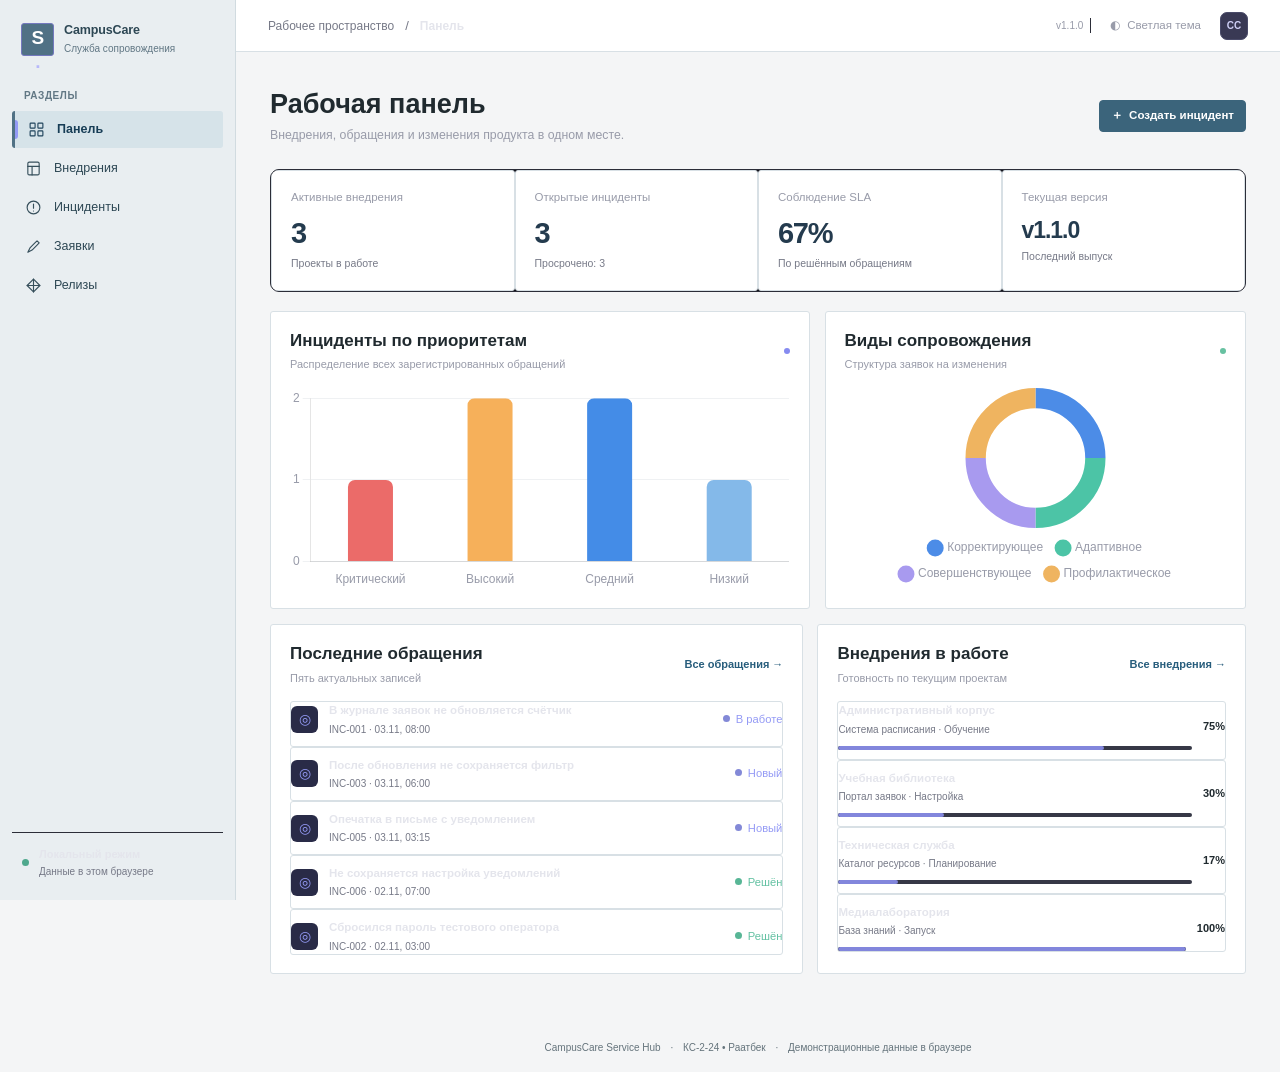
<file: index.html>
<!doctype html>
<html lang="ru"><head><meta charset="utf-8"><meta name="viewport" content="width=device-width,initial-scale=1"><meta name="theme-color" content="#f6f8fb"><meta name="description" content="CampusCare Service Hub — управление внедрениями, инцидентами, сопровождением и релизами"><link rel="icon" type="image/svg+xml" href="assets/favicon.svg"><title>Панель · CampusCare Service Hub</title><link rel="stylesheet" href="assets/css/style.css"><link rel="stylesheet" href="assets/css/refinement.css"><link rel="stylesheet" href="assets/css/workspace.css?v=4"><link rel="stylesheet" href="assets/css/raatbek.css"></head>
<body data-page="index"><div class="shell"><aside class="sidebar" id="sidebar"><div class="brand"><div class="brand-mark">S<span>·</span></div><div><strong>CampusCare</strong><small>Служба сопровождения</small></div></div><div class="sidebar-section">РАЗДЕЛЫ</div><nav aria-label="Основная навигация"><a class="nav-link active" href="index.html" aria-current="page"><span aria-hidden="true"><svg xmlns="http://www.w3.org/2000/svg" viewBox="0 0 24 24" aria-hidden="true"><rect x="3" y="3" width="7" height="7" rx="1"/><rect x="14" y="3" width="7" height="7" rx="1"/><rect x="3" y="14" width="7" height="7" rx="1"/><rect x="14" y="14" width="7" height="7" rx="1"/></svg></span><span>Панель</span></a><a class="nav-link " href="deployments.html" ><span aria-hidden="true"><svg xmlns="http://www.w3.org/2000/svg" viewBox="0 0 24 24" aria-hidden="true"><rect x="4" y="3" width="16" height="18" rx="2"/><path d="M4 9h16M10 9v12"/></svg></span><span>Внедрения</span></a><a class="nav-link " href="incidents.html" ><span aria-hidden="true"><svg xmlns="http://www.w3.org/2000/svg" viewBox="0 0 24 24" aria-hidden="true"><circle cx="12" cy="12" r="9"/><path d="M12 7v6m0 4h.01"/></svg></span><span>Инциденты</span></a><a class="nav-link " href="maintenance.html" ><span aria-hidden="true"><svg xmlns="http://www.w3.org/2000/svg" viewBox="0 0 24 24" aria-hidden="true"><path d="M14 7l3-3 3 3-3 3m-3-3-7 7-3 6 6-3 7-7"/></svg></span><span>Заявки</span></a><a class="nav-link " href="releases.html" ><span aria-hidden="true"><svg xmlns="http://www.w3.org/2000/svg" viewBox="0 0 24 24" aria-hidden="true"><path d="M12 3l9 9-9 9-9-9z"/><path d="M3 12h18M12 3v18"/></svg></span><span>Релизы</span></a></nav><div class="sidebar-footer"><span class="status-dot"></span><div><strong>Локальный режим</strong><small>Данные в этом браузере</small></div></div></aside><div class="main-column"><header class="topbar"><div class="topbar-left"><button class="icon-button mobile-menu" id="menuToggle" type="button" aria-label="Открыть меню" aria-expanded="false">☰</button><span class="breadcrumb">Рабочее пространство</span><span class="breadcrumb-chevron">/</span><span class="breadcrumb-current">Панель</span></div><div class="topbar-actions"><span class="top-version" id="headerVersion">v1.1.0</span><button class="theme-button" id="themeButton" type="button" title="Сменить тему" aria-label="Сменить тему">◐ <span id="themeText">Тема</span></button><span class="avatar" title="КС-2-24 • Раатбек">CC</span></div></header><main class="container" id="main"><section class="welcome"><div><div class="eyebrow">ОБЗОР СИСТЕМЫ</div><h1>Рабочая панель</h1><p>Внедрения, обращения и изменения продукта в одном месте.</p></div><a class="button primary" href="incidents.html#new-incident"><span>＋</span> Создать инцидент</a></section><section class="kpi-grid" aria-label="Ключевые показатели"><div class="kpi"><span>Активные внедрения</span><div id="kpiDeployments" class="kpi-number">—</div><small>Проекты в работе</small></div><div class="kpi"><span>Открытые инциденты</span><div id="kpiIncidents" class="kpi-number">—</div><small id="kpiBreach">С учётом SLA</small></div><div class="kpi"><span>Соблюдение SLA</span><div id="kpiSla" class="kpi-number">—</div><small>По решённым обращениям</small></div><div class="kpi"><span>Текущая версия</span><div id="kpiRelease" class="kpi-number version-number">—</div><small>Последний выпуск</small></div></section><div class="content-grid"><section class="panel chart-panel"><div class="panel-title"><div><h2>Инциденты по приоритетам</h2><p>Распределение всех зарегистрированных обращений</p></div><span class="mini-dot"></span></div><div class="chart-wrap"><canvas id="priorityChart" aria-label="Столбчатая диаграмма по приоритетам" role="img"></canvas></div></section><section class="panel chart-panel"><div class="panel-title"><div><h2>Виды сопровождения</h2><p>Структура заявок на изменения</p></div><span class="mini-dot green"></span></div><div class="chart-wrap"><canvas id="maintenanceChart" aria-label="Кольцевая диаграмма по видам заявок" role="img"></canvas></div></section></div><div class="content-grid below"><section class="panel"><div class="panel-title"><div><h2>Последние обращения</h2><p>Пять актуальных записей</p></div><a class="text-link" href="incidents.html">Все обращения →</a></div><div id="recentIncidents" class="compact-list"></div></section><section class="panel"><div class="panel-title"><div><h2>Внедрения в работе</h2><p>Готовность по текущим проектам</p></div><a class="text-link" href="deployments.html">Все внедрения →</a></div><div id="recentDeployments" class="compact-list"></div></section></div></main><footer class="footer">CampusCare Service Hub <span>·</span> КС-2-24 • Раатбек <span>·</span> Демонстрационные данные в браузере</footer></div></div><div id="toast" class="toast" role="status" aria-live="polite"></div><script src="assets/js/data.js" defer></script><script src="assets/js/storage.js" defer></script><script src="assets/js/app.js" defer></script><script src="assets/js/chart.umd.min.js" defer></script><script src="assets/js/dashboard.js" defer></script></body></html>
</file>
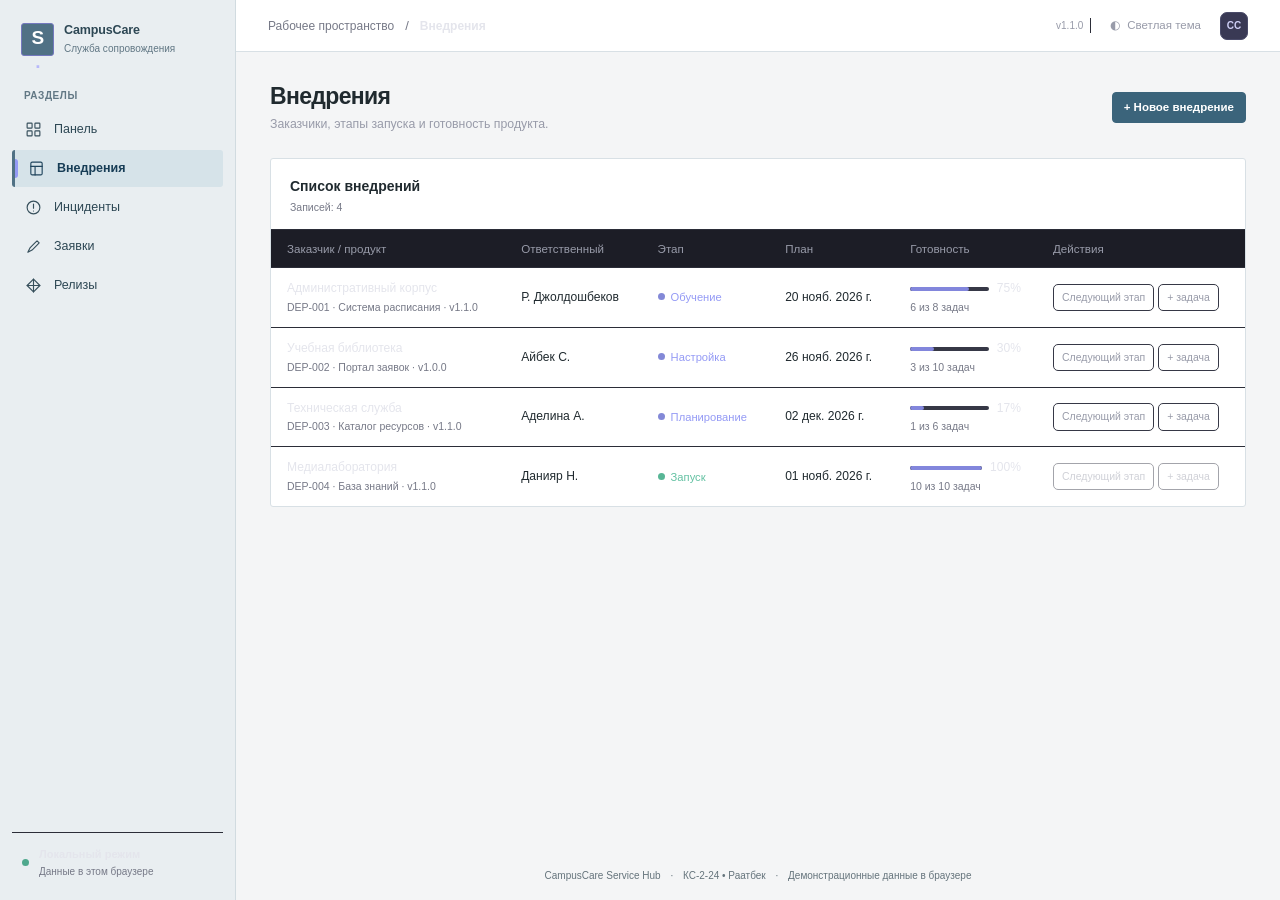
<file: deployments.html>
<!doctype html>
<html lang="ru"><head><meta charset="utf-8"><meta name="viewport" content="width=device-width,initial-scale=1"><meta name="theme-color" content="#f6f8fb"><meta name="description" content="CampusCare Service Hub — управление внедрениями, инцидентами, сопровождением и релизами"><link rel="icon" type="image/svg+xml" href="assets/favicon.svg"><title>Внедрения · CampusCare Service Hub</title><link rel="stylesheet" href="assets/css/style.css"><link rel="stylesheet" href="assets/css/refinement.css"><link rel="stylesheet" href="assets/css/workspace.css?v=4"><link rel="stylesheet" href="assets/css/raatbek.css"></head>
<body data-page="deployments"><div class="shell"><aside class="sidebar" id="sidebar"><div class="brand"><div class="brand-mark">S<span>·</span></div><div><strong>CampusCare</strong><small>Служба сопровождения</small></div></div><div class="sidebar-section">РАЗДЕЛЫ</div><nav aria-label="Основная навигация"><a class="nav-link " href="index.html" ><span aria-hidden="true"><svg xmlns="http://www.w3.org/2000/svg" viewBox="0 0 24 24" aria-hidden="true"><rect x="3" y="3" width="7" height="7" rx="1"/><rect x="14" y="3" width="7" height="7" rx="1"/><rect x="3" y="14" width="7" height="7" rx="1"/><rect x="14" y="14" width="7" height="7" rx="1"/></svg></span><span>Панель</span></a><a class="nav-link active" href="deployments.html" aria-current="page"><span aria-hidden="true"><svg xmlns="http://www.w3.org/2000/svg" viewBox="0 0 24 24" aria-hidden="true"><rect x="4" y="3" width="16" height="18" rx="2"/><path d="M4 9h16M10 9v12"/></svg></span><span>Внедрения</span></a><a class="nav-link " href="incidents.html" ><span aria-hidden="true"><svg xmlns="http://www.w3.org/2000/svg" viewBox="0 0 24 24" aria-hidden="true"><circle cx="12" cy="12" r="9"/><path d="M12 7v6m0 4h.01"/></svg></span><span>Инциденты</span></a><a class="nav-link " href="maintenance.html" ><span aria-hidden="true"><svg xmlns="http://www.w3.org/2000/svg" viewBox="0 0 24 24" aria-hidden="true"><path d="M14 7l3-3 3 3-3 3m-3-3-7 7-3 6 6-3 7-7"/></svg></span><span>Заявки</span></a><a class="nav-link " href="releases.html" ><span aria-hidden="true"><svg xmlns="http://www.w3.org/2000/svg" viewBox="0 0 24 24" aria-hidden="true"><path d="M12 3l9 9-9 9-9-9z"/><path d="M3 12h18M12 3v18"/></svg></span><span>Релизы</span></a></nav><div class="sidebar-footer"><span class="status-dot"></span><div><strong>Локальный режим</strong><small>Данные в этом браузере</small></div></div></aside><div class="main-column"><header class="topbar"><div class="topbar-left"><button class="icon-button mobile-menu" id="menuToggle" type="button" aria-label="Открыть меню" aria-expanded="false">☰</button><span class="breadcrumb">Рабочее пространство</span><span class="breadcrumb-chevron">/</span><span class="breadcrumb-current">Внедрения</span></div><div class="topbar-actions"><span class="top-version" id="headerVersion">v1.1.0</span><button class="theme-button" id="themeButton" type="button" title="Сменить тему" aria-label="Сменить тему">◐ <span id="themeText">Тема</span></button><span class="avatar" title="КС-2-24 • Раатбек">CC</span></div></header><main class="container" id="main"><section class="page-heading"><div><div class="eyebrow">ВНЕДРЕНИЕ</div><h1>Внедрения</h1><p>Заказчики, этапы запуска и готовность продукта.</p></div><a href="#new-deployment" class="button primary">+ Новое внедрение</a></section><dialog class="panel form-panel entry-dialog" id="new-deployment"><button class="dialog-close" type="button" aria-label="Закрыть форму">×</button><div class="panel-title"><div><h2>Добавить внедрение</h2><p>Укажите заказчика и планируемый объём работ.</p></div></div><form id="deploymentForm" class="form-grid"><label>Заказчик <input name="client" required maxlength="100" placeholder="Например, Учебный отдел"></label><label>Продукт <input name="product" required maxlength="100" placeholder="Например, Портал заявок"></label><label>Версия <input name="version" required value="v1.1.0" pattern="v?[0-9]+\.[0-9]+\.[0-9]+"></label><label>Ответственный <input name="owner" required maxlength="80" placeholder="Фамилия И."></label><label>Этап <select name="stage"><option value="planning">Планирование</option><option value="setup">Настройка</option><option value="training">Обучение</option><option value="production">Запуск</option></select></label><label>Плановая дата <input name="plannedDate" type="date" required></label><label>Выполнено задач <input name="done" type="number" min="0" value="0" required></label><label>Всего задач <input name="total" type="number" min="1" value="4" required></label><div class="form-actions"><button class="button primary" type="submit">Добавить запись</button><span id="deploymentError" class="field-error" role="alert"></span></div></form></dialog><section class="panel table-panel"><div class="panel-title"><div><h2>Список внедрений</h2><p id="deploymentCount">Загрузка записей…</p></div></div><div class="table-wrap"><table><thead><tr><th>Заказчик / продукт</th><th>Ответственный</th><th>Этап</th><th>План</th><th>Готовность</th><th>Действия</th></tr></thead><tbody id="deploymentTable"></tbody></table></div></section></main><footer class="footer">CampusCare Service Hub <span>·</span> КС-2-24 • Раатбек <span>·</span> Демонстрационные данные в браузере</footer></div></div><div id="toast" class="toast" role="status" aria-live="polite"></div><script src="assets/js/data.js" defer></script><script src="assets/js/storage.js" defer></script><script src="assets/js/app.js" defer></script><script src="assets/js/deployments.js" defer></script><script src="assets/js/dialogs.js" defer></script></body></html>
</file>
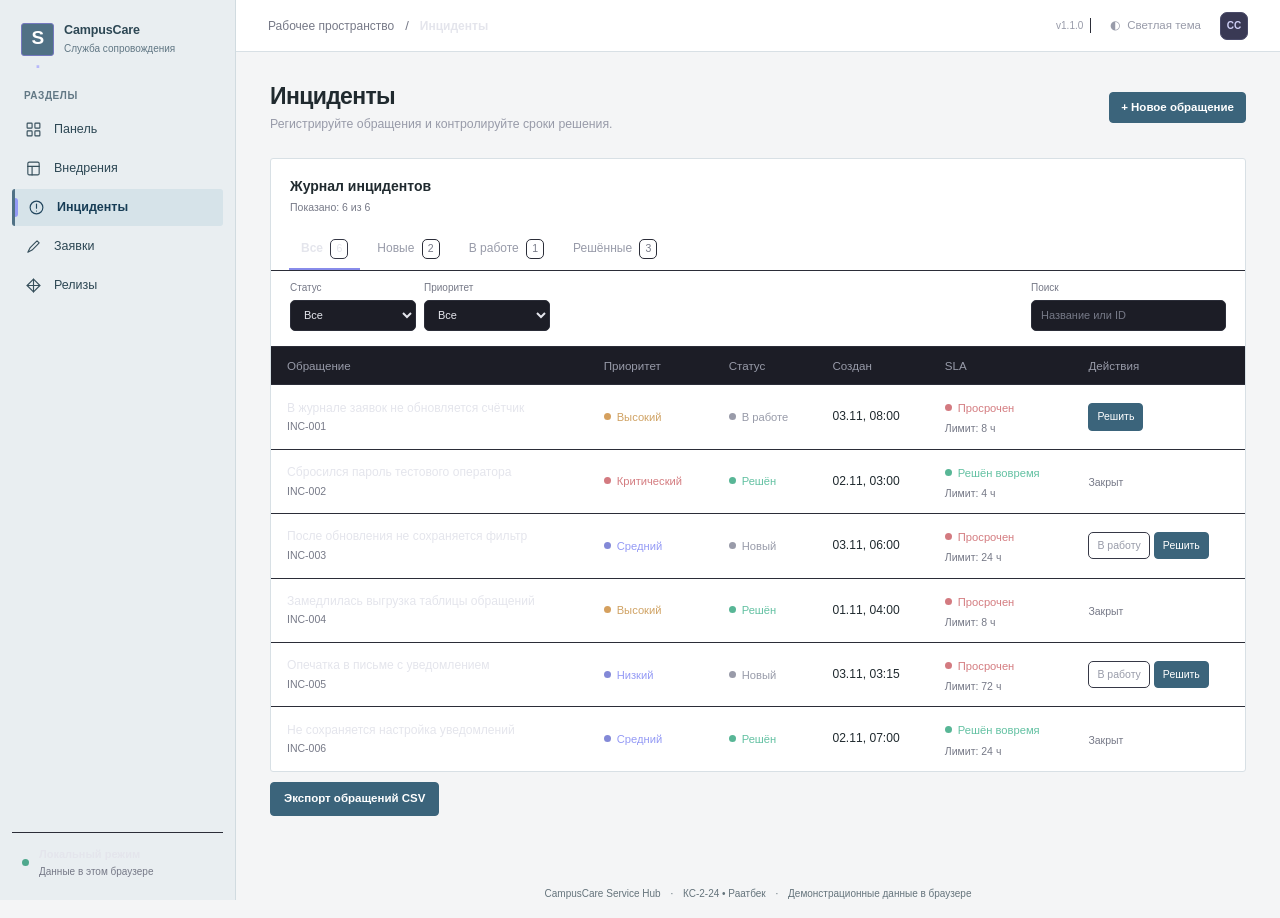
<file: incidents.html>
<!doctype html>
<html lang="ru"><head><meta charset="utf-8"><meta name="viewport" content="width=device-width,initial-scale=1"><meta name="theme-color" content="#f6f8fb"><meta name="description" content="CampusCare Service Hub — управление внедрениями, инцидентами, сопровождением и релизами"><link rel="icon" type="image/svg+xml" href="assets/favicon.svg"><title>Инциденты · CampusCare Service Hub</title><link rel="stylesheet" href="assets/css/style.css"><link rel="stylesheet" href="assets/css/refinement.css"><link rel="stylesheet" href="assets/css/workspace.css?v=4"><link rel="stylesheet" href="assets/css/raatbek.css"></head>
<body data-page="incidents"><div class="shell"><aside class="sidebar" id="sidebar"><div class="brand"><div class="brand-mark">S<span>·</span></div><div><strong>CampusCare</strong><small>Служба сопровождения</small></div></div><div class="sidebar-section">РАЗДЕЛЫ</div><nav aria-label="Основная навигация"><a class="nav-link " href="index.html" ><span aria-hidden="true"><svg xmlns="http://www.w3.org/2000/svg" viewBox="0 0 24 24" aria-hidden="true"><rect x="3" y="3" width="7" height="7" rx="1"/><rect x="14" y="3" width="7" height="7" rx="1"/><rect x="3" y="14" width="7" height="7" rx="1"/><rect x="14" y="14" width="7" height="7" rx="1"/></svg></span><span>Панель</span></a><a class="nav-link " href="deployments.html" ><span aria-hidden="true"><svg xmlns="http://www.w3.org/2000/svg" viewBox="0 0 24 24" aria-hidden="true"><rect x="4" y="3" width="16" height="18" rx="2"/><path d="M4 9h16M10 9v12"/></svg></span><span>Внедрения</span></a><a class="nav-link active" href="incidents.html" aria-current="page"><span aria-hidden="true"><svg xmlns="http://www.w3.org/2000/svg" viewBox="0 0 24 24" aria-hidden="true"><circle cx="12" cy="12" r="9"/><path d="M12 7v6m0 4h.01"/></svg></span><span>Инциденты</span></a><a class="nav-link " href="maintenance.html" ><span aria-hidden="true"><svg xmlns="http://www.w3.org/2000/svg" viewBox="0 0 24 24" aria-hidden="true"><path d="M14 7l3-3 3 3-3 3m-3-3-7 7-3 6 6-3 7-7"/></svg></span><span>Заявки</span></a><a class="nav-link " href="releases.html" ><span aria-hidden="true"><svg xmlns="http://www.w3.org/2000/svg" viewBox="0 0 24 24" aria-hidden="true"><path d="M12 3l9 9-9 9-9-9z"/><path d="M3 12h18M12 3v18"/></svg></span><span>Релизы</span></a></nav><div class="sidebar-footer"><span class="status-dot"></span><div><strong>Локальный режим</strong><small>Данные в этом браузере</small></div></div></aside><div class="main-column"><header class="topbar"><div class="topbar-left"><button class="icon-button mobile-menu" id="menuToggle" type="button" aria-label="Открыть меню" aria-expanded="false">☰</button><span class="breadcrumb">Рабочее пространство</span><span class="breadcrumb-chevron">/</span><span class="breadcrumb-current">Инциденты</span></div><div class="topbar-actions"><span class="top-version" id="headerVersion">v1.1.0</span><button class="theme-button" id="themeButton" type="button" title="Сменить тему" aria-label="Сменить тему">◐ <span id="themeText">Тема</span></button><span class="avatar" title="КС-2-24 • Раатбек">CC</span></div></header><main class="container" id="main"><section class="page-heading"><div><div class="eyebrow">ЭКСПЛУАТАЦИЯ</div><h1>Инциденты</h1><p>Регистрируйте обращения и контролируйте сроки решения.</p></div><a href="#new-incident" class="button primary">+ Новое обращение</a></section><dialog class="panel form-panel entry-dialog" id="new-incident"><button class="dialog-close" type="button" aria-label="Закрыть форму">×</button><div class="panel-title"><div><h2>Зарегистрировать инцидент</h2><p>Срок SLA рассчитается автоматически из приоритета.</p></div></div><form id="incidentForm" class="form-grid"><label class="wide">Название обращения <input id="incidentTitle" name="title" maxlength="160" placeholder="Кратко опишите проблему" aria-describedby="incidentError"></label><label>Приоритет <select name="priority"><option value="critical">Критический · 4 ч</option><option value="high">Высокий · 8 ч</option><option value="medium" selected>Средний · 24 ч</option><option value="low">Низкий · 72 ч</option></select></label><div class="form-actions"><button class="button primary" type="submit">Зарегистрировать</button><span id="incidentError" class="field-error" role="alert"></span></div></form></dialog><section class="panel table-panel"><div class="panel-title"><div><h2>Журнал инцидентов</h2><p id="incidentCount">Загрузка записей…</p></div></div><div class="view-switch" role="group" aria-label="Быстрый фильтр обращений"><button class="active" type="button" data-quick-status="all" aria-pressed="true">Все <span class="view-counter"></span></button><button type="button" data-quick-status="new" aria-pressed="false">Новые <span class="view-counter"></span></button><button type="button" data-quick-status="in_progress" aria-pressed="false">В работе <span class="view-counter"></span></button><button type="button" data-quick-status="resolved" aria-pressed="false">Решённые <span class="view-counter"></span></button></div><div class="filters"><label>Статус <select id="statusFilter"><option value="all">Все</option><option value="new">Новый</option><option value="in_progress">В работе</option><option value="resolved">Решён</option></select></label><label>Приоритет <select id="priorityFilter"><option value="all">Все</option><option value="critical">Критический</option><option value="high">Высокий</option><option value="medium">Средний</option><option value="low">Низкий</option></select></label><label>Поиск <input id="incidentSearch" type="search" placeholder="Название или ID"></label></div><div class="table-wrap"><table><thead><tr><th>Обращение</th><th>Приоритет</th><th>Статус</th><th>Создан</th><th>SLA</th><th>Действия</th></tr></thead><tbody id="incidentTable"></tbody></table></div></section><button id="exportIncidents" class="button primary" type="button">Экспорт обращений CSV</button></main><footer class="footer">CampusCare Service Hub <span>·</span> КС-2-24 • Раатбек <span>·</span> Демонстрационные данные в браузере</footer></div></div><div id="toast" class="toast" role="status" aria-live="polite"></div><script src="assets/js/data.js" defer></script><script src="assets/js/storage.js" defer></script><script src="assets/js/app.js" defer></script><script src="assets/js/incidents.js" defer></script><script src="assets/js/dialogs.js" defer></script><script src="assets/js/workspace.js?v=3" defer></script></body></html>
</file>
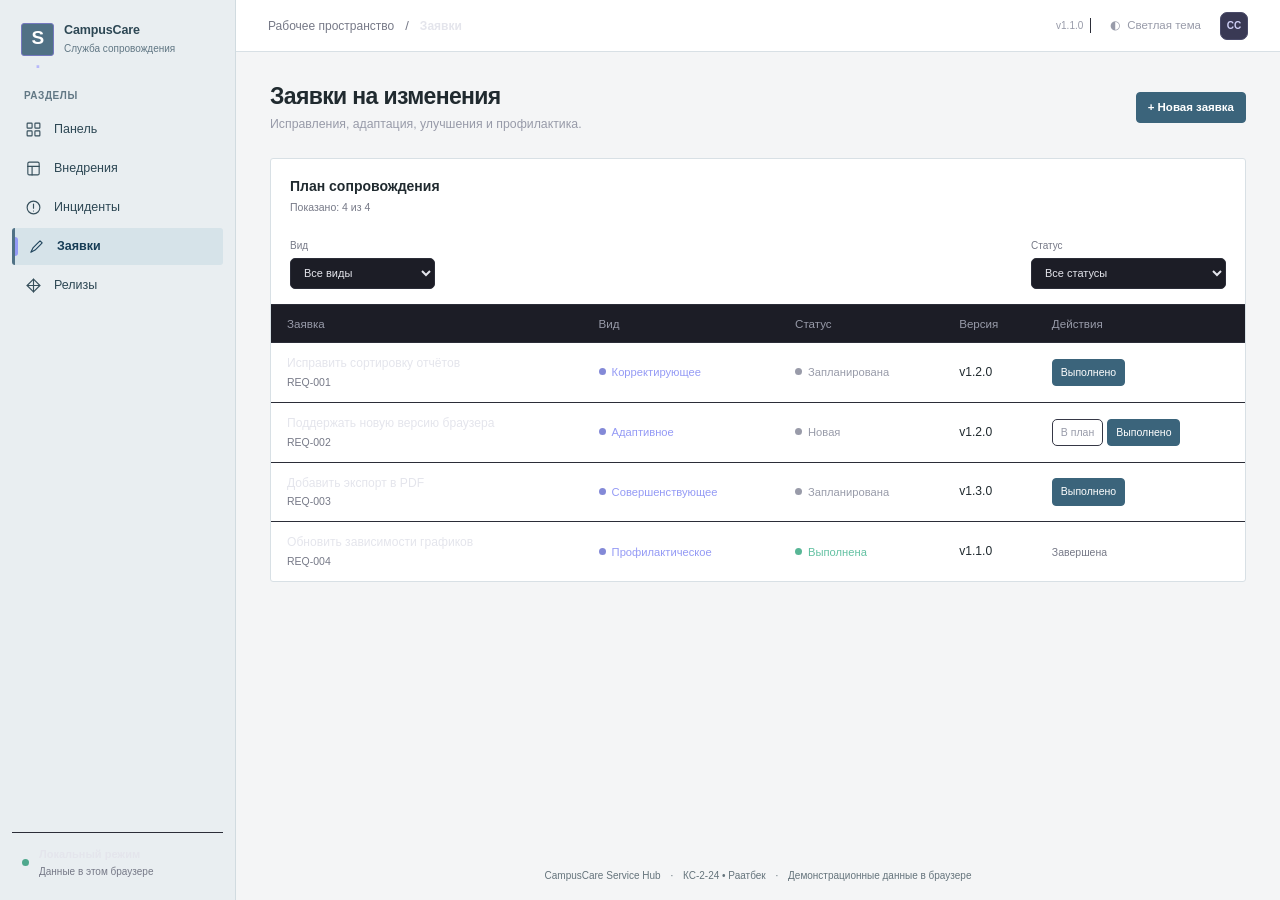
<file: maintenance.html>
<!doctype html>
<html lang="ru"><head><meta charset="utf-8"><meta name="viewport" content="width=device-width,initial-scale=1"><meta name="theme-color" content="#f6f8fb"><meta name="description" content="CampusCare Service Hub — управление внедрениями, инцидентами, сопровождением и релизами"><link rel="icon" type="image/svg+xml" href="assets/favicon.svg"><title>Заявки · CampusCare Service Hub</title><link rel="stylesheet" href="assets/css/style.css"><link rel="stylesheet" href="assets/css/refinement.css"><link rel="stylesheet" href="assets/css/workspace.css?v=4"><link rel="stylesheet" href="assets/css/raatbek.css"></head>
<body data-page="maintenance"><div class="shell"><aside class="sidebar" id="sidebar"><div class="brand"><div class="brand-mark">S<span>·</span></div><div><strong>CampusCare</strong><small>Служба сопровождения</small></div></div><div class="sidebar-section">РАЗДЕЛЫ</div><nav aria-label="Основная навигация"><a class="nav-link " href="index.html" ><span aria-hidden="true"><svg xmlns="http://www.w3.org/2000/svg" viewBox="0 0 24 24" aria-hidden="true"><rect x="3" y="3" width="7" height="7" rx="1"/><rect x="14" y="3" width="7" height="7" rx="1"/><rect x="3" y="14" width="7" height="7" rx="1"/><rect x="14" y="14" width="7" height="7" rx="1"/></svg></span><span>Панель</span></a><a class="nav-link " href="deployments.html" ><span aria-hidden="true"><svg xmlns="http://www.w3.org/2000/svg" viewBox="0 0 24 24" aria-hidden="true"><rect x="4" y="3" width="16" height="18" rx="2"/><path d="M4 9h16M10 9v12"/></svg></span><span>Внедрения</span></a><a class="nav-link " href="incidents.html" ><span aria-hidden="true"><svg xmlns="http://www.w3.org/2000/svg" viewBox="0 0 24 24" aria-hidden="true"><circle cx="12" cy="12" r="9"/><path d="M12 7v6m0 4h.01"/></svg></span><span>Инциденты</span></a><a class="nav-link active" href="maintenance.html" aria-current="page"><span aria-hidden="true"><svg xmlns="http://www.w3.org/2000/svg" viewBox="0 0 24 24" aria-hidden="true"><path d="M14 7l3-3 3 3-3 3m-3-3-7 7-3 6 6-3 7-7"/></svg></span><span>Заявки</span></a><a class="nav-link " href="releases.html" ><span aria-hidden="true"><svg xmlns="http://www.w3.org/2000/svg" viewBox="0 0 24 24" aria-hidden="true"><path d="M12 3l9 9-9 9-9-9z"/><path d="M3 12h18M12 3v18"/></svg></span><span>Релизы</span></a></nav><div class="sidebar-footer"><span class="status-dot"></span><div><strong>Локальный режим</strong><small>Данные в этом браузере</small></div></div></aside><div class="main-column"><header class="topbar"><div class="topbar-left"><button class="icon-button mobile-menu" id="menuToggle" type="button" aria-label="Открыть меню" aria-expanded="false">☰</button><span class="breadcrumb">Рабочее пространство</span><span class="breadcrumb-chevron">/</span><span class="breadcrumb-current">Заявки</span></div><div class="topbar-actions"><span class="top-version" id="headerVersion">v1.1.0</span><button class="theme-button" id="themeButton" type="button" title="Сменить тему" aria-label="Сменить тему">◐ <span id="themeText">Тема</span></button><span class="avatar" title="КС-2-24 • Раатбек">CC</span></div></header><main class="container" id="main"><section class="page-heading"><div><div class="eyebrow">СОПРОВОЖДЕНИЕ</div><h1>Заявки на изменения</h1><p>Исправления, адаптация, улучшения и профилактика.</p></div><a href="#new-request" class="button primary">+ Новая заявка</a></section><dialog class="panel form-panel entry-dialog" id="new-request"><button class="dialog-close" type="button" aria-label="Закрыть форму">×</button><div class="panel-title"><div><h2>Создать заявку</h2><p>Привяжите изменение к запланированной версии.</p></div></div><form id="requestForm" class="form-grid"><label class="wide">Название задачи <input name="title" required maxlength="160" placeholder="Что нужно изменить?"></label><label>Вид сопровождения <select name="type"><option value="corrective">Корректирующее</option><option value="adaptive">Адаптивное</option><option value="perfective">Совершенствующее</option><option value="preventive">Профилактическое</option></select></label><label>Целевая версия <input name="targetVersion" required value="v1.2.0" pattern="v?[0-9]+\.[0-9]+\.[0-9]+"></label><div class="form-actions"><button class="button primary" type="submit">Добавить заявку</button><span id="requestError" class="field-error" role="alert"></span></div></form></dialog><section class="panel table-panel"><div class="panel-title"><div><h2>План сопровождения</h2><p id="requestCount">Загрузка записей…</p></div></div><div class="filters"><label>Вид <select id="typeFilter"><option value="all">Все виды</option><option value="corrective">Корректирующее</option><option value="adaptive">Адаптивное</option><option value="perfective">Совершенствующее</option><option value="preventive">Профилактическое</option></select></label><label>Статус <select id="requestStatusFilter"><option value="all">Все статусы</option><option value="new">Новая</option><option value="planned">Запланирована</option><option value="done">Выполнена</option></select></label></div><div class="table-wrap"><table><thead><tr><th>Заявка</th><th>Вид</th><th>Статус</th><th>Версия</th><th>Действия</th></tr></thead><tbody id="requestTable"></tbody></table></div></section></main><footer class="footer">CampusCare Service Hub <span>·</span> КС-2-24 • Раатбек <span>·</span> Демонстрационные данные в браузере</footer></div></div><div id="toast" class="toast" role="status" aria-live="polite"></div><script src="assets/js/data.js" defer></script><script src="assets/js/storage.js" defer></script><script src="assets/js/app.js" defer></script><script src="assets/js/maintenance.js" defer></script><script src="assets/js/dialogs.js" defer></script></body></html>
</file>
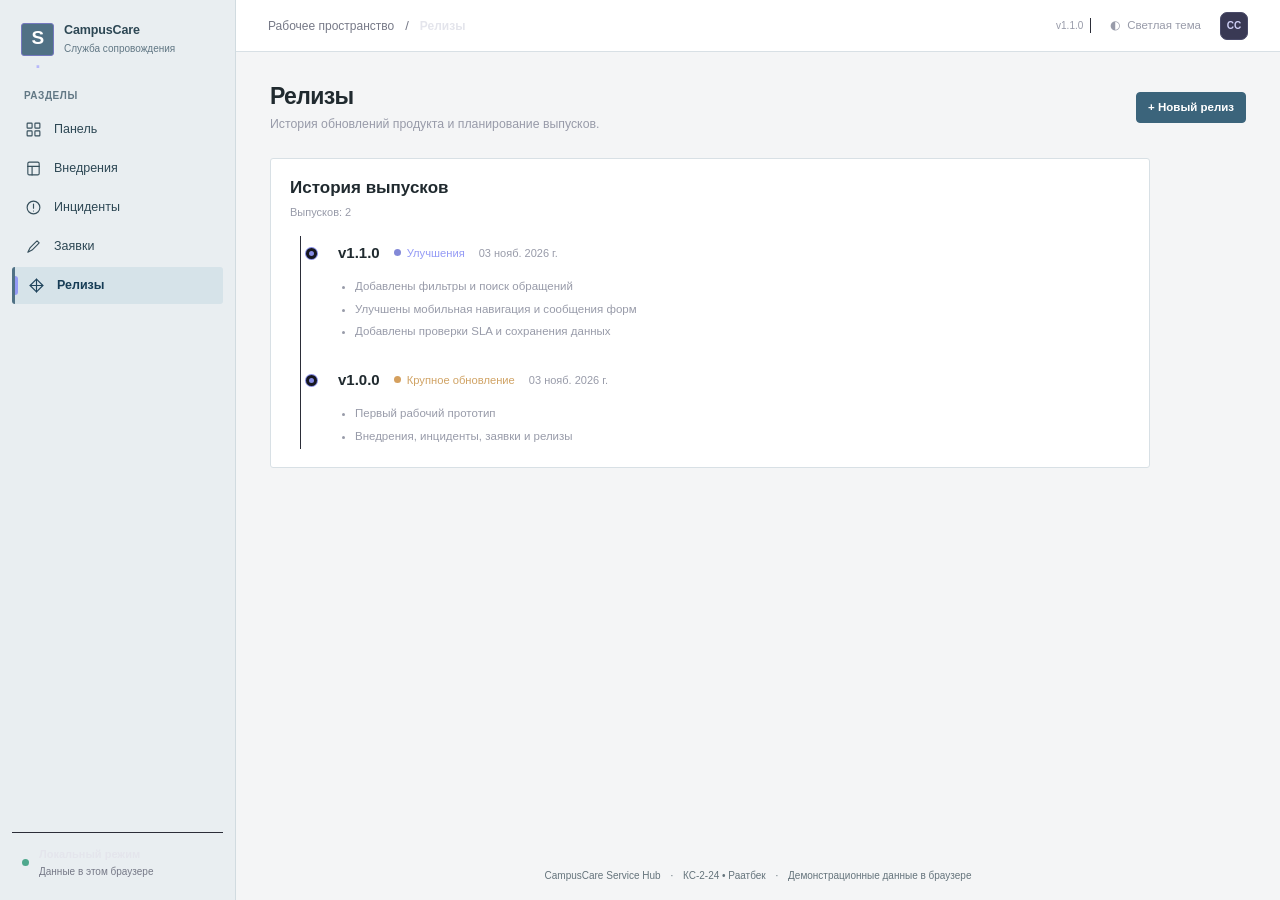
<file: releases.html>
<!doctype html>
<html lang="ru"><head><meta charset="utf-8"><meta name="viewport" content="width=device-width,initial-scale=1"><meta name="theme-color" content="#f6f8fb"><meta name="description" content="CampusCare Service Hub — управление внедрениями, инцидентами, сопровождением и релизами"><link rel="icon" type="image/svg+xml" href="assets/favicon.svg"><title>Релизы · CampusCare Service Hub</title><link rel="stylesheet" href="assets/css/style.css"><link rel="stylesheet" href="assets/css/refinement.css"><link rel="stylesheet" href="assets/css/workspace.css?v=4"><link rel="stylesheet" href="assets/css/raatbek.css"></head>
<body data-page="releases"><div class="shell"><aside class="sidebar" id="sidebar"><div class="brand"><div class="brand-mark">S<span>·</span></div><div><strong>CampusCare</strong><small>Служба сопровождения</small></div></div><div class="sidebar-section">РАЗДЕЛЫ</div><nav aria-label="Основная навигация"><a class="nav-link " href="index.html" ><span aria-hidden="true"><svg xmlns="http://www.w3.org/2000/svg" viewBox="0 0 24 24" aria-hidden="true"><rect x="3" y="3" width="7" height="7" rx="1"/><rect x="14" y="3" width="7" height="7" rx="1"/><rect x="3" y="14" width="7" height="7" rx="1"/><rect x="14" y="14" width="7" height="7" rx="1"/></svg></span><span>Панель</span></a><a class="nav-link " href="deployments.html" ><span aria-hidden="true"><svg xmlns="http://www.w3.org/2000/svg" viewBox="0 0 24 24" aria-hidden="true"><rect x="4" y="3" width="16" height="18" rx="2"/><path d="M4 9h16M10 9v12"/></svg></span><span>Внедрения</span></a><a class="nav-link " href="incidents.html" ><span aria-hidden="true"><svg xmlns="http://www.w3.org/2000/svg" viewBox="0 0 24 24" aria-hidden="true"><circle cx="12" cy="12" r="9"/><path d="M12 7v6m0 4h.01"/></svg></span><span>Инциденты</span></a><a class="nav-link " href="maintenance.html" ><span aria-hidden="true"><svg xmlns="http://www.w3.org/2000/svg" viewBox="0 0 24 24" aria-hidden="true"><path d="M14 7l3-3 3 3-3 3m-3-3-7 7-3 6 6-3 7-7"/></svg></span><span>Заявки</span></a><a class="nav-link active" href="releases.html" aria-current="page"><span aria-hidden="true"><svg xmlns="http://www.w3.org/2000/svg" viewBox="0 0 24 24" aria-hidden="true"><path d="M12 3l9 9-9 9-9-9z"/><path d="M3 12h18M12 3v18"/></svg></span><span>Релизы</span></a></nav><div class="sidebar-footer"><span class="status-dot"></span><div><strong>Локальный режим</strong><small>Данные в этом браузере</small></div></div></aside><div class="main-column"><header class="topbar"><div class="topbar-left"><button class="icon-button mobile-menu" id="menuToggle" type="button" aria-label="Открыть меню" aria-expanded="false">☰</button><span class="breadcrumb">Рабочее пространство</span><span class="breadcrumb-chevron">/</span><span class="breadcrumb-current">Релизы</span></div><div class="topbar-actions"><span class="top-version" id="headerVersion">v1.1.0</span><button class="theme-button" id="themeButton" type="button" title="Сменить тему" aria-label="Сменить тему">◐ <span id="themeText">Тема</span></button><span class="avatar" title="КС-2-24 • Раатбек">CC</span></div></header><main class="container" id="main"><section class="page-heading"><div><div class="eyebrow">УПРАВЛЕНИЕ ВЕРСИЯМИ</div><h1>Релизы</h1><p>История обновлений продукта и планирование выпусков.</p></div><a href="#new-release" class="button primary">+ Новый релиз</a></section><dialog class="panel form-panel entry-dialog" id="new-release"><button class="dialog-close" type="button" aria-label="Закрыть форму">×</button><div class="panel-title"><div><h2>Подготовить выпуск</h2><p>Номер рассчитывается по правилам семантического версионирования.</p></div></div><form id="releaseForm" class="form-grid"><label>Тип изменения <select id="releaseLevel" name="level"><option value="patch">Patch · исправления</option><option value="minor">Minor · новая функция</option><option value="major">Major · несовместимые изменения</option></select></label><label>Дата выпуска <input name="date" id="releaseDate" type="date" required></label><label class="wide">Изменения (по одному на строке) <textarea name="changes" rows="4" required placeholder="Исправлено открытие отчёта&#10;Добавлен фильтр"></textarea></label><div class="version-preview">Следующая версия: <strong id="nextVersion">—</strong></div><div class="form-actions"><button class="button primary" type="submit">Сохранить релиз</button><span id="releaseError" class="field-error" role="alert"></span></div></form></dialog><section class="panel releases-panel"><div class="panel-title"><div><h2>История выпусков</h2><p id="releaseCount">Загрузка записей…</p></div></div><div id="releaseList" class="release-list"></div></section></main><footer class="footer">CampusCare Service Hub <span>·</span> КС-2-24 • Раатбек <span>·</span> Демонстрационные данные в браузере</footer></div></div><div id="toast" class="toast" role="status" aria-live="polite"></div><script src="assets/js/data.js" defer></script><script src="assets/js/storage.js" defer></script><script src="assets/js/app.js" defer></script><script src="assets/js/releases.js" defer></script><script src="assets/js/dialogs.js" defer></script></body></html>
</file>
<file: assets/css/style.css>
:root{font-family:Inter,Segoe UI,Arial,sans-serif;font-size:14px;color-scheme:light;--bg:#f5f7fa;--surface:#fff;--surface-alt:#f9fbfd;--ink:#17263b;--muted:#7a8798;--line:#e6ebf1;--blue:#3479db;--blue-light:#e8f1ff;--green:#259c76;--sidebar:#18283f;--sidebar2:#233752;--shadow:0 6px 24px rgba(17,38,64,.035)}
:root[data-theme=dark]{color-scheme:dark;--bg:#101b2c;--surface:#19283b;--surface-alt:#203149;--ink:#edf3fa;--muted:#a3b3c7;--line:#32455b;--blue:#7eaefd;--blue-light:#223d60;--green:#62c9a7;--sidebar:#101c2d;--sidebar2:#22334b;--shadow:none}
*{box-sizing:border-box}html{scroll-behavior:smooth}body{margin:0;background:var(--bg);color:var(--ink);line-height:1.55}button,input,select,textarea{font:inherit}button,a{ -webkit-tap-highlight-color:transparent}button{cursor:pointer}a{color:inherit;text-decoration:none}button:disabled{opacity:.45;cursor:not-allowed}:focus-visible{outline:3px solid #82b4fb;outline-offset:2px}
.shell{display:grid;grid-template-columns:246px minmax(0,1fr);min-height:100vh}.sidebar{background:var(--sidebar);color:#dbe7f5;display:flex;flex-direction:column;padding:27px 15px;position:sticky;top:0;height:100vh;z-index:10}.brand{display:flex;align-items:center;gap:11px;padding:1px 9px 35px}.brand-mark{background:#3782ed;color:#fff;border-radius:12px;width:42px;height:42px;display:grid;place-items:center;font-size:24px;font-weight:800;letter-spacing:-.1em}.brand-mark span{color:#8ff0d3}.brand strong{display:block;font-size:15px;letter-spacing:-.03em}.brand small{display:block;color:#93a9c3;font-size:9px;font-weight:700;letter-spacing:.19em;margin-top:2px}.sidebar-section{font-size:10px;color:#8098b3;font-weight:700;letter-spacing:.16em;padding:0 13px;margin-bottom:12px}.sidebar nav{display:grid;gap:5px}.nav-link{display:flex;align-items:center;gap:12px;padding:12px 13px;border-radius:10px;color:#aec2d8;font-weight:600;transition:background .2s,color .2s}.nav-link>span:first-child{font-size:19px;line-height:1;width:24px;text-align:center;opacity:.9}.nav-link:hover{background:var(--sidebar2);color:white}.nav-link.active{background:#31527d;color:white}.sidebar-footer{margin-top:auto;padding:16px 11px 4px;display:flex;gap:10px;align-items:center;border-top:1px solid #33455f}.sidebar-footer strong,.sidebar-footer small{display:block}.sidebar-footer strong{font-size:12px}.sidebar-footer small{font-size:11px;color:#93a9c3}.status-dot{width:8px;height:8px;border-radius:50%;background:#5cd9a8;flex-shrink:0}
.main-column{min-width:0;display:flex;flex-direction:column}.topbar{height:74px;min-height:74px;background:var(--surface);border-bottom:1px solid var(--line);display:flex;align-items:center;justify-content:space-between;padding:0 clamp(20px,3.2vw,48px);gap:14px}.topbar-left,.topbar-actions{display:flex;align-items:center;gap:13px}.breadcrumb{color:var(--muted);font-size:12px}.breadcrumb-chevron{color:#b5bfc9}.breadcrumb-current{font-weight:700;font-size:12px}.top-version{border:1px solid var(--line);border-radius:20px;padding:5px 10px;font-size:11px;font-weight:700;color:var(--muted)}.theme-button{border:1px solid var(--line);color:var(--ink);background:var(--surface);border-radius:8px;padding:8px 11px;display:flex;align-items:center;gap:7px}.avatar{width:31px;height:31px;border-radius:50%;background:#e1efff;color:#2967c6;display:grid;place-items:center;font-size:11px;font-weight:800}.mobile-menu{display:none;background:transparent;color:var(--ink);border:none;font-size:20px}
.container{width:min(1380px,100%);margin:0 auto;padding:38px clamp(20px,3.2vw,48px) 65px;flex:1}.eyebrow{font-size:10px;font-weight:800;letter-spacing:.17em;color:var(--blue);margin-bottom:8px}h1{font-size:clamp(26px,3.2vw,34px);letter-spacing:-.05em;margin:0 0 8px;line-height:1.25;font-weight:800}h2{font-size:16px;line-height:1.3;letter-spacing:-.02em;margin:0;font-weight:800}.welcome,.page-heading{display:flex;justify-content:space-between;align-items:center;gap:15px;margin-bottom:27px}.welcome p,.page-heading p,.panel-title p{margin:0;color:var(--muted)}.welcome p,.page-heading p{font-size:13px}.button{border:1px solid transparent;border-radius:9px;padding:11px 15px;font-weight:700;font-size:12px;display:inline-flex;align-items:center;gap:8px;justify-content:center;white-space:nowrap}.button.primary{color:#fff;background:#3479db}.button.primary:hover{background:#2668c7}.button.secondary{color:var(--ink);background:var(--surface);border-color:var(--line)}
.kpi-grid{display:grid;grid-template-columns:repeat(4,minmax(0,1fr));gap:16px;margin-bottom:20px}.kpi,.panel{border:1px solid var(--line);background:var(--surface);border-radius:13px;box-shadow:var(--shadow)}.kpi{padding:22px 21px 18px;min-width:0}.kpi>span{color:var(--muted);font-size:12px;font-weight:600}.kpi-number{font-size:34px;letter-spacing:-.06em;font-weight:800;margin-top:14px;margin-bottom:4px;line-height:1.25}.kpi-number.version-number{font-size:27px}.kpi small{color:var(--muted);font-size:11px}.content-grid{display:grid;grid-template-columns:1.25fr 1fr;gap:18px;margin-bottom:18px}.content-grid.below{grid-template-columns:1.1fr .9fr}.panel{padding:23px 24px;min-width:0}.panel-title{display:flex;align-items:flex-start;justify-content:space-between;gap:16px;margin-bottom:20px}.panel-title p{font-size:11px;margin-top:5px}.chart-panel{min-height:337px}.chart-wrap{height:247px;position:relative}.mini-dot{height:9px;width:9px;border-radius:50%;background:#4c8ce7;flex-shrink:0;margin-top:4px}.mini-dot.green{background:#51c4a5}.text-link{color:var(--blue);font-size:11px;font-weight:700;white-space:nowrap}.compact-item{display:flex;align-items:center;gap:11px;padding:12px 0;border-top:1px solid var(--line)}.compact-item:first-child{border-top:none;padding-top:0}.compact-item:last-child{padding-bottom:0}.compact-icon{width:35px;height:35px;border-radius:9px;background:var(--blue-light);color:var(--blue);display:grid;place-items:center;font-size:19px;flex-shrink:0}.compact-main{min-width:0;flex:1}.compact-main strong,.compact-main small{display:block}.compact-main strong{font-size:12px;font-weight:700;overflow:hidden;text-overflow:ellipsis;white-space:nowrap}.compact-main small{font-size:10px;color:var(--muted);margin-top:2px}.dep-item>strong{font-size:12px}.progress{display:block;height:7px;width:100%;background:var(--line);border-radius:12px;overflow:hidden}.progress>span{display:block;height:100%;background:#448ce7;border-radius:12px}.compact-item .progress{margin-top:9px}.pill{display:inline-block;padding:4px 9px;border-radius:50px;background:#eff2f6;color:#6f7c8a;font-size:10px;font-weight:700;white-space:nowrap}.pill-blue{background:#e7f0ff;color:#3075ca}.pill-green{background:#e1f6ed;color:#19825f}.pill-red{background:#ffebec;color:#c94d53}.pill-orange{background:#fff0df;color:#b97724}:root[data-theme=dark] .pill{background:#31415a;color:#b7c7db}:root[data-theme=dark] .pill-green{background:#214e45;color:#91eac3}:root[data-theme=dark] .pill-red{background:#553238;color:#ffc0c5}
.form-panel{margin-bottom:22px}.form-grid{display:grid;grid-template-columns:repeat(2,minmax(0,1fr));gap:16px 19px}.form-grid label,.filters label{display:grid;gap:6px;font-size:11px;font-weight:700;color:var(--muted)}.form-grid .wide{grid-column:1/-1}input,select,textarea{background:var(--surface-alt);border:1px solid var(--line);color:var(--ink);border-radius:8px;width:100%;min-width:0;padding:11px 12px;font-size:13px}input::placeholder,textarea::placeholder{color:#9ba8b7}input[aria-invalid=true]{border-color:#e26b6b}textarea{resize:vertical}.form-actions{grid-column:1/-1;display:flex;align-items:center;gap:15px}.field-error{color:#ca4b55;font-size:12px;font-weight:600}.table-panel{padding-bottom:8px}.table-wrap{overflow-x:auto}table{border-collapse:collapse;width:100%;min-width:760px;text-align:left}th{font-size:10px;letter-spacing:.045em;color:var(--muted);font-weight:800;padding:14px 11px;background:var(--surface-alt)}td{padding:16px 11px;border-bottom:1px solid var(--line);vertical-align:middle;font-size:12px}td strong{display:block;font-weight:700;max-width:280px}tr:last-child td{border-bottom:none}.subtext{display:block;color:var(--muted);font-size:10px;margin-top:4px}.no-wrap{white-space:nowrap}.progress-row{display:flex;align-items:center;gap:8px;min-width:95px}.progress-row .progress{min-width:65px;flex:1}.row-actions{display:flex;gap:5px;flex-wrap:wrap}.small-button{border:1px solid var(--line);background:var(--surface);color:var(--blue);border-radius:7px;font-size:10px;padding:7px 8px;font-weight:700;white-space:nowrap}.small-button:hover:not(:disabled){background:var(--blue-light)}.small-button.success{color:var(--green)}.filters{display:flex;flex-wrap:wrap;gap:12px;align-items:end;margin-bottom:16px}.filters label{min-width:150px}.filters input{min-width:210px}.empty{text-align:center;color:var(--muted);padding:35px 14px;font-size:13px}.version-preview{display:flex;gap:10px;align-items:center;padding:13px 14px;border:1px dashed var(--line);border-radius:8px;background:var(--surface-alt);font-size:12px;color:var(--muted)}.version-preview strong{font-size:19px;color:var(--blue)}.release-list{margin:4px 0 0 10px;border-left:1px solid var(--line)}.release-item{display:flex;gap:21px;margin-left:-6px;padding-bottom:27px}.release-item:last-child{padding-bottom:0}.release-marker{width:11px;height:11px;background:#4e94ec;border:3px solid var(--surface);box-shadow:0 0 0 1px #87b4ee;border-radius:50%;margin-top:6px;flex-shrink:0}.release-details{min-width:0}.release-head{display:flex;gap:14px;align-items:center;flex-wrap:wrap}.release-head h3{margin:0;font-size:18px}.release-head>span:last-child{font-size:11px;color:var(--muted)}.release-details ul{color:var(--muted);padding-left:20px;font-size:12px;margin:13px 0 0}.release-details li{margin:4px 0}.toast{position:fixed;right:22px;bottom:22px;max-width:340px;border-radius:10px;padding:13px 18px;background:#213854;color:#fff;box-shadow:0 8px 30px #0003;opacity:0;transform:translateY(12px);transition:.2s;pointer-events:none;z-index:20}.toast.visible{opacity:1;transform:translateY(0)}.toast.error{background:#a94752}.footer{color:var(--muted);font-size:10px;text-align:center;padding:0 10px 22px}.footer span{padding:0 7px}
@media(max-width:1200px){.kpi-grid{grid-template-columns:repeat(2,1fr)}.content-grid,.content-grid.below{grid-template-columns:1fr}.chart-panel{min-height:320px}}@media(max-width:850px){.shell{grid-template-columns:1fr}.sidebar{position:fixed;left:0;top:0;bottom:0;width:245px;transform:translateX(-100%);transition:transform .2s;box-shadow:10px 0 40px #0002}.sidebar.show{transform:translateX(0)}.mobile-menu{display:block}.topbar{padding:0 20px}.container{padding:28px 20px 50px}}@media(max-width:550px){.topbar{height:62px;min-height:62px}.breadcrumb,.breadcrumb-chevron{display:none}.top-version{display:none}.theme-button span{display:none}.avatar{width:29px;height:29px}.welcome,.page-heading{align-items:stretch;flex-direction:column;margin-bottom:22px}.welcome>.button,.page-heading>.button{align-self:start}.kpi-grid{gap:10px}.kpi{padding:15px}.kpi>span{font-size:11px}.kpi-number{font-size:28px;margin-top:9px}.kpi-number.version-number{font-size:23px}.panel{padding:18px}.chart-wrap{height:230px}.chart-panel{min-height:308px}.panel-title{gap:8px}.compact-item{gap:8px}.compact-item>.pill{font-size:9px}.form-grid{grid-template-columns:1fr;gap:12px}.form-actions{flex-wrap:wrap}.filters{display:grid;grid-template-columns:1fr 1fr}.filters label{min-width:0}.filters label:last-child{grid-column:1/-1}.filters input{min-width:0}.topbar-actions{gap:8px}}
@media(prefers-reduced-motion:reduce){*,*::before,*::after{scroll-behavior:auto!important;animation:none!important;transition:none!important}}
</file>
<file: assets/css/refinement.css>
/* Smart Support Hub: compact workspace refinement */
:root{--bg:#f6f7f9;--surface:#fff;--surface-alt:#f8f9fb;--ink:#252c39;--muted:#687486;--line:#dfe3e9;--blue:#366fae;--blue-light:#ebf2fa;--green:#268069;--sidebar:#f9fafb;--sidebar2:#edf1f5;--shadow:none}
:root[data-theme=dark]{--bg:#0e141b;--surface:#151d27;--surface-alt:#1c2632;--ink:#e4eaf2;--muted:#9aa9bb;--line:#2b3745;--blue:#84aeea;--blue-light:#1e3450;--green:#6bc7a6;--sidebar:#101720;--sidebar2:#1a2938;--shadow:none}
body{font-size:13px;letter-spacing:0;line-height:1.55}
.shell{grid-template-columns:218px minmax(0,1fr)}
.sidebar{color:var(--ink);border-right:1px solid var(--line);padding:21px 12px 15px;box-shadow:none}
.brand{padding:3px 10px 28px;gap:10px}
.brand-mark{background:#304960;width:35px;height:35px;font-size:18px;letter-spacing:-.02em;border-radius:8px}
.brand-mark span{color:#8fc6ee}
.brand strong{font-size:13px;font-weight:700;letter-spacing:-.015em}
.brand small{color:var(--muted);font-size:10px;font-weight:500;letter-spacing:0;margin-top:1px;text-transform:none}
.sidebar-section{font-size:10px;color:var(--muted);font-weight:650;letter-spacing:.045em;padding:0 10px;margin:9px 0 8px;text-transform:uppercase}
.sidebar nav{gap:2px}
.nav-link{gap:12px;padding:10px 11px;border-radius:7px;color:var(--muted);font-size:12.5px;font-weight:550;transition:background .12s ease,color .12s ease}
.nav-link:hover{background:var(--sidebar2);color:var(--ink)}
.nav-link.active{background:var(--sidebar2);color:var(--ink);box-shadow:inset 3px 0 0 var(--blue);font-weight:700}
.nav-link>span:first-child{width:17px;height:17px;display:inline-grid;place-items:center;font-size:16px}
.nav-link svg{width:17px;height:17px;stroke:currentColor;stroke-width:1.75;fill:none;stroke-linecap:round;stroke-linejoin:round;display:block}
.sidebar-footer{border-top:1px solid var(--line);padding:15px 10px 3px}
.sidebar-footer strong{color:var(--ink);font-size:11px;font-weight:650}
.sidebar-footer small{color:var(--muted);font-size:10px}
.status-dot{width:7px;height:7px;background:#3ca384}
.topbar{height:58px;min-height:58px;padding:0 clamp(22px,3vw,38px);background:var(--surface)}
.breadcrumb,.breadcrumb-current{font-size:12px}
.breadcrumb-current{font-weight:650}
.topbar-left,.topbar-actions{gap:10px}
.top-version{border-radius:6px;padding:4px 8px;font-size:10px;font-weight:550}
.theme-button{padding:6px 10px;font-size:12px;border-radius:7px}
.avatar{background:var(--sidebar2);border:1px solid var(--line);color:var(--ink);height:29px;width:29px;font-weight:650}
.container{width:min(1210px,100%);padding:30px clamp(22px,3vw,38px) 48px}
.eyebrow{font-weight:600;font-size:10px;letter-spacing:.025em;margin-bottom:5px;color:var(--muted)}
h1{font-size:25px;letter-spacing:-.035em;font-weight:720;line-height:1.25;margin-bottom:5px}
h2{font-size:14px;font-weight:700;letter-spacing:-.02em}
.welcome,.page-heading{margin-bottom:23px}
.welcome p,.page-heading p{font-size:12px}
.button{padding:8px 12px;font-size:12px;border-radius:7px;font-weight:650}
.button.primary{background:#326da9}
.button.primary:hover{background:#245b94}
:root[data-theme=dark] .button.primary{background:#3977b7}
.kpi-grid{gap:12px;margin-bottom:15px}
.kpi,.panel{border-radius:8px}
.kpi{padding:17px 18px 14px}
.kpi>span{font-size:11.5px;font-weight:550}
.kpi-number{font-size:28px;margin:9px 0 3px;font-weight:720;letter-spacing:-.04em}
.kpi-number.version-number{font-size:22px}
.kpi small{font-size:10px}
.content-grid,.content-grid.below{gap:14px;margin-bottom:14px}
.panel{padding:19px 20px}
.panel-title{margin-bottom:14px;align-items:center}
.panel-title p{font-size:11px;margin-top:3px}
.chart-panel{min-height:290px}
.chart-wrap{height:210px}
.mini-dot{height:7px;width:7px;margin-top:0}
.compact-item{padding:10px 0}
.compact-icon{border-radius:6px;width:29px;height:29px;font-size:15px}
.compact-main strong{font-size:11.5px}
.compact-main small{font-size:10px}
.progress{height:5px}
.pill{border-radius:5px;font-size:10.5px;font-weight:600;padding:3px 7px}
:root[data-theme=light] .pill{background:#edf0f3;color:#586675}
:root[data-theme=light] .pill-blue{background:#e5eef9;color:#31699f}
:root[data-theme=light] .pill-green{background:#e3f4e9;color:#28764b}
:root[data-theme=light] .pill-red{background:#fbe8e9;color:#ae3e49}
:root[data-theme=light] .pill-orange{background:#fff2df;color:#a46819}
.table-panel{padding:16px 19px 6px}
.table-panel .panel-title{margin-bottom:12px}
table{min-width:690px}
th{font-size:10.5px;letter-spacing:0;font-weight:650;padding:9px 10px;border-bottom:1px solid var(--line);background:var(--surface-alt)}
td{font-size:11.5px;padding:12px 10px}
td strong{font-weight:620}
.subtext{font-size:10px;margin-top:2px}
.filters{gap:9px;margin:0 0 13px}
.filters label,.form-grid label{font-size:11px;font-weight:550}
.filters label{min-width:125px}
.filters input{min-width:180px}
input,select,textarea{background:var(--surface);font-size:12px;padding:8px 10px;border-radius:6px}
input::placeholder,textarea::placeholder{color:var(--muted)}
input:hover,select:hover,textarea:hover{border-color:var(--muted)}
input:focus,select:focus,textarea:focus{border-color:var(--blue);outline:2px solid var(--blue-light)}
.small-button{font-size:10.5px;font-weight:600;padding:5px 7px;border-radius:5px}
.text-link{font-size:11px;font-weight:650}
.release-head h3{font-size:15px}
.release-details ul{font-size:11px}
.version-preview strong{font-size:16px}
.footer{font-size:10px;padding-bottom:16px}
.toast{border-radius:8px;font-size:12px}
.entry-dialog{width:min(610px,calc(100vw - 32px));max-width:calc(100vw - 32px);max-height:min(84vh,850px);overflow:auto;margin:auto;position:fixed;inset:0;background:var(--surface);color:var(--ink);border:1px solid var(--line);padding:23px 24px;box-shadow:0 24px 90px rgba(0,0,0,.2);border-radius:11px}
.entry-dialog::backdrop{background:rgba(10,17,25,.55);backdrop-filter:blur(2px)}
.entry-dialog .panel-title{padding-right:29px;margin-bottom:21px}
.entry-dialog .panel-title h2{font-size:16px}
.entry-dialog .form-grid{gap:13px 16px}
.entry-dialog .form-actions{margin-top:5px}
.dialog-close{position:absolute;right:19px;top:18px;width:30px;height:30px;border:0;background:transparent;color:var(--muted);border-radius:6px;font-size:22px;line-height:1}
.dialog-close:hover{color:var(--ink);background:var(--surface-alt)}
body.dialog-open{overflow:hidden}
.sr-only{position:absolute!important;width:1px;height:1px;padding:0;margin:-1px;overflow:hidden;clip:rect(0,0,0,0);white-space:nowrap;border:0}
@media(max-width:850px){.sidebar{width:222px;box-shadow:10px 0 30px rgba(0,0,0,.12)}.container{padding:25px 22px 40px}.topbar{padding:0 22px}}
@media(max-width:550px){.container{padding:22px 16px 35px}.topbar{height:56px;min-height:56px;padding:0 16px}h1{font-size:23px}.welcome,.page-heading{gap:12px;margin-bottom:18px}.page-heading>.button{align-self:stretch}.panel{padding:15px}.table-panel{padding:15px 12px 6px}.kpi-grid{gap:8px}.kpi{padding:13px}.kpi-number{font-size:25px}.chart-panel{min-height:265px}.chart-wrap{height:198px}.entry-dialog{padding:20px 17px}.entry-dialog .form-grid{grid-template-columns:1fr}.entry-dialog .form-actions{flex-wrap:wrap}.filters{display:grid;grid-template-columns:1fr 1fr;gap:8px}.filters label{min-width:0}.filters label:last-child{grid-column:1/-1}.filters input{min-width:0}}
</file>
<file: assets/css/workspace.css>
/* Smart Support Hub — workspace interface, Nov 2026.
   Structure intentionally follows an issue-tracker workflow: navigation, toolbar,
   searchable work queues, details and compact summaries. */
:root {
  font-family:"Segoe UI Variable Text","Segoe UI",Arial,sans-serif;
  --bg:#f6f7f9;
  --surface:#ffffff;
  --surface-alt:#f5f6f8;
  --sidebar:#f3f4f7;
  --sidebar2:#e8eaf0;
  --ink:#20232b;
  --muted:#717682;
  --muted2:#8e929c;
  --line:#e5e7ed;
  --line-strong:#d9dce4;
  --blue:#5559b8;
  --blue-light:#eeeefd;
  --green:#238568;
  --shadow:0 1px 4px rgba(14,17,35,.03);
  color-scheme:light;
}
:root[data-theme="dark"] {
  --bg:#111218;
  --surface:#16171f;
  --surface-alt:#1c1d26;
  --sidebar:#14151d;
  --sidebar2:#23252f;
  --ink:#e4e5ec;
  --muted:#989ba9;
  --muted2:#767987;
  --line:#2b2d38;
  --line-strong:#363846;
  --blue:#949af5;
  --blue-light:#292b47;
  --green:#63c1a2;
  --shadow:none;
  color-scheme:dark;
}
html {scroll-behavior:smooth}
body {background:var(--bg);color:var(--ink);font-size:13px;line-height:1.5;font-weight:400;letter-spacing:0}
body,button,input,textarea,select {font-family:"Segoe UI Variable Text","Segoe UI",Arial,sans-serif}
button {font-weight:500}
.shell {grid-template-columns:236px minmax(0,1fr);min-height:100vh}
.sidebar {background:var(--sidebar);color:var(--ink);border-right:1px solid var(--line);box-shadow:none;
  padding:20px 12px 16px;gap:0;z-index:11}
.brand {padding:3px 9px 24px;gap:10px}
.brand-mark {background:#55579e;color:#fff;border:1px solid #7378be;width:33px;height:33px;border-radius:9px;font-size:17px;font-weight:650;letter-spacing:-.04em}
.brand-mark span {color:#b7b8fa}
.brand strong {font-size:12.5px;line-height:1.22;font-weight:650;letter-spacing:-.01em}
.brand small {font-size:10px;color:var(--muted);font-weight:400;letter-spacing:0;margin-top:3px}
.sidebar-section {color:var(--muted2);font-weight:600;font-size:10px;letter-spacing:.055em;padding:0 12px;margin:8px 0 8px}
.sidebar nav {gap:2px}
.nav-link {color:var(--muted);border-radius:6px;padding:8px 12px;gap:12px;font-size:12.5px;font-weight:470;min-height:37px;position:relative;transition:background .12s,color .12s}
.nav-link>span:first-child {width:18px;height:18px;opacity:.95;display:inline-grid;place-items:center}
.nav-link svg {width:17px;height:17px;stroke:currentColor;stroke-width:1.6;fill:none;stroke-linecap:round;stroke-linejoin:round}
.nav-link:hover {color:var(--ink);background:var(--sidebar2)}
.nav-link.active {color:var(--ink);background:var(--sidebar2);font-weight:620;box-shadow:none}
.nav-link.active:before {content:"";position:absolute;left:0;top:9px;bottom:9px;width:3px;background:var(--blue);border-radius:0 3px 3px 0}
.sidebar-footer {border-color:var(--line);padding:13px 10px 5px}
.sidebar-footer strong {color:var(--ink);font-size:11px;font-weight:580}
.sidebar-footer small {color:var(--muted2);font-size:10px;font-weight:400;margin-top:2px}
.status-dot {width:7px;height:7px;background:#4ea88d}
.main-column {background:var(--bg);min-height:100vh}
.topbar {height:52px;min-height:52px;background:var(--surface);padding:0 32px;border-bottom:1px solid var(--line)}
.topbar-left,.topbar-actions {gap:11px}
.breadcrumb {color:var(--muted2);font-size:12px}
.breadcrumb-chevron {color:var(--muted2)}
.breadcrumb-current {font-size:12px;font-weight:560;color:var(--ink)}
.top-version {font-size:10px;font-weight:500;background:transparent;color:var(--muted);border:0;padding:0 7px;border-right:1px solid var(--line);border-radius:0}
.theme-button {background:transparent;color:var(--muted);font-size:11.5px;padding:5px 8px;border:0;border-radius:6px;gap:7px}
.theme-button:hover {color:var(--ink);background:var(--surface-alt)}
.avatar {background:#393954;color:#cfd0f6;border:1px solid #4a4b69;border-radius:7px;width:28px;height:28px;font-size:10px;font-weight:640}
:root:not([data-theme=dark]) .avatar {background:#eeeeff;color:#5356ad;border:1px solid #e0e0f2}
.container {width:min(1440px,100%);padding:27px 34px 52px;flex:1;margin:0 auto}
.eyebrow {display:none}
h1 {font-size:23px;font-weight:640;line-height:1.25;letter-spacing:-.028em;margin:0 0 4px}
h2 {font-size:13.5px;font-weight:600;letter-spacing:-.01em;line-height:1.35}
.welcome,.page-heading {margin:0 0 24px;align-items:center;gap:15px}
.welcome p,.page-heading p {font-size:12.3px;color:var(--muted);margin:3px 0 0}
.button {font-size:11.5px;font-weight:600;line-height:1.2;padding:8px 11px;border-radius:6px;gap:6px}
.button.primary {background:#6468cc;color:white;border:1px solid #6e71dc}
.button.primary:hover {background:#585dc3;border-color:#787ce2}
.button.secondary {border-color:var(--line-strong);color:var(--ink);background:var(--surface)}
.button:focus-visible,.nav-link:focus-visible {outline:2px solid var(--blue);outline-offset:2px}
.kpi-grid {gap:0;background:var(--surface);border:1px solid var(--line);border-radius:9px;overflow:hidden;margin-bottom:19px}
.kpi {background:transparent;border:0;box-shadow:none;border-radius:0;padding:16px 19px 17px;position:relative}
.kpi:not(:last-child) {border-right:1px solid var(--line)}
.kpi>span {font-size:11.5px;color:var(--muted);font-weight:500}
.kpi-number {font-size:29px;font-weight:600;letter-spacing:-.045em;margin:10px 0 3px;line-height:1.15}
.kpi-number.version-number {font-size:23px;font-weight:550}
.kpi small {font-size:10.5px;color:var(--muted2)}
.panel {border:1px solid var(--line);background:var(--surface);box-shadow:none;border-radius:9px;padding:18px 19px}
.content-grid {gap:15px;margin-bottom:15px;grid-template-columns:1.28fr 1fr}
.content-grid.below {grid-template-columns:1.12fr .9fr}
.panel-title {margin-bottom:15px;align-items:center}
.panel-title p {font-size:11px;color:var(--muted);margin:4px 0 0}
.chart-panel {min-height:281px}
.chart-wrap {height:202px}
.mini-dot {background:#868bf0;width:6px;height:6px;margin:0}
.mini-dot.green {background:#67c1a1}
.compact-item {padding:9px 0;gap:11px}
.compact-item:first-child {padding-top:0}
.compact-icon {width:27px;height:27px;background:var(--blue-light);color:var(--blue);font-size:14px;border-radius:6px}
.compact-main strong {font-size:11.5px;font-weight:560;color:var(--ink)}
.compact-main small {font-size:10px;color:var(--muted2)}
.compact-item>.pill {margin-left:auto}
.dep-item>strong {font-size:11px;font-weight:550}
.progress {height:4px;background:var(--line-strong)}
.progress>span {background:#8286dc}
.pill {background:transparent;color:var(--muted);font-weight:550;font-size:10.5px;padding:3px 0;border-radius:0}
.pill:before {content:"";display:inline-block;width:7px;height:7px;border-radius:50%;background:#999ba9;margin-right:6px;vertical-align:1px}
.pill-blue {color:var(--blue);background:transparent}
.pill-blue:before {background:#8389d7}
.pill-green {color:var(--green);background:transparent}
.pill-green:before {background:#58b696}
.pill-red {color:#d47d81;background:transparent}
.pill-red:before {background:#d37a80}
.pill-orange {color:#d5a05e;background:transparent}
.pill-orange:before {background:#d5a05e}
:root:not([data-theme=dark]) .pill-red {color:#be505d}
:root:not([data-theme=dark]) .pill-orange {color:#a47135}
:root:not([data-theme=dark]) .pill-blue {color:#585dc0}
:root:not([data-theme=dark]) .pill-green {color:#238568}
.table-panel {padding:0;overflow:visible;background:var(--surface);border-color:var(--line)}
.table-panel>.panel-title {padding:18px 19px 13px;margin:0;align-items:center;justify-content:space-between}
.table-panel .panel-title h2 {font-size:13px;font-weight:610}
.table-panel .panel-title p {font-size:10.5px;color:var(--muted2)}
.table-wrap {max-width:100%;overflow-x:auto;scrollbar-color:var(--line-strong) transparent;scrollbar-width:thin}
table {border-collapse:collapse;table-layout:auto;min-width:690px;width:100%;text-align:left}
thead {background:var(--surface-alt)}
th {font-size:11px;color:var(--muted);font-weight:500;letter-spacing:0;background:transparent;padding:10px 16px;border-top:1px solid var(--line);border-bottom:1px solid var(--line);text-transform:none}
td {padding:11px 16px;font-size:11.5px;line-height:1.45;border-bottom:1px solid var(--line);vertical-align:middle}
td:first-child {min-width:212px}
td strong {font-weight:540;font-size:11.7px;color:var(--ink);max-width:410px}
tbody tr {transition:background .12s ease}
tbody tr:hover {background:var(--surface-alt)}
tbody tr:last-child td {border-bottom:none}
.subtext {font-size:10px;color:var(--muted2);margin:2px 0 0}
.no-wrap {white-space:nowrap}
.row-actions {gap:4px;flex-wrap:nowrap}
.small-button {border:1px solid var(--line-strong);color:var(--muted);background:transparent;font-size:10.5px;font-weight:520;border-radius:5px;padding:5px 8px}
.small-button:hover:not(:disabled) {color:var(--ink);background:var(--surface-alt);border-color:var(--muted2)}
.small-button.success {color:var(--green)}
.filters {padding:9px 19px 15px;margin:0;display:flex;flex-wrap:wrap;gap:8px;align-items:end}
.filters label {min-width:119px;gap:5px;color:var(--muted2);font-size:10px;font-weight:500}
.filters label:last-child {margin-left:auto;min-width:195px}
.filters select,.filters input {min-width:0;height:31px;background:var(--surface-alt);font-size:11px;border:1px solid var(--line);padding:5px 9px;color:var(--ink);border-radius:5px}
.filters select {min-width:126px}
.filters input {min-width:195px}
input,select,textarea {background:var(--surface-alt);color:var(--ink);border:1px solid var(--line-strong);border-radius:6px;padding:9px 10px;font-size:12px;font-weight:420}
input:focus,select:focus,textarea:focus {border-color:#8489d9;outline:2px solid rgba(132,137,217,.16)}
input::placeholder,textarea::placeholder {color:var(--muted2)}
input[aria-invalid=true] {border-color:#d37a80}
.form-grid label {color:var(--muted);font-size:11.5px;gap:7px;font-weight:530}
.field-error {color:#e28c96;font-weight:500;font-size:11px}
.form-actions {margin-top:4px}
.entry-dialog {width:min(545px,calc(100vw - 28px));padding:25px 26px;border-radius:10px;box-shadow:0 25px 90px #0006;background:var(--surface);border:1px solid var(--line-strong)}
.entry-dialog::backdrop {background:rgba(7,8,13,.77);backdrop-filter:blur(2px)}
.entry-dialog .panel-title {margin:0 0 21px;padding-right:25px}
.entry-dialog .panel-title h2 {font-size:17px;font-weight:630}
.entry-dialog .panel-title p {font-size:11.5px}
.entry-dialog .form-grid {gap:14px}
.dialog-close {background:transparent;color:var(--muted);border:0;border-radius:6px;top:17px;right:18px}
.dialog-close:hover {color:var(--ink);background:var(--surface-alt)}
.view-switch {display:flex;align-items:center;gap:5px;border-bottom:1px solid var(--line);padding:0 18px;margin:0;min-height:42px}
.view-switch button {height:41px;background:none;color:var(--muted);font-size:11.5px;font-weight:510;border:0;border-bottom:2px solid transparent;border-radius:0;padding:0 12px;margin-bottom:-1px}
.view-switch button:hover {color:var(--ink)}
.view-switch button.active {color:var(--ink);border-bottom-color:#888cea;font-weight:610}
.view-switch .view-counter {font-size:10px;min-width:18px;text-align:center;display:inline-block;padding:1px 5px;border:1px solid var(--line);border-radius:5px;color:var(--muted2);margin-left:4px;font-weight:500}
.view-switch button.active .view-counter {color:var(--ink);border-color:var(--line-strong)}
.status-inline {display:flex;align-items:center;gap:7px;font-size:11px;color:var(--muted)}
.status-inline i {width:7px;height:7px;background:#70c8aa;border-radius:50%;display:inline-block}
.releases-panel {max-width:880px}
.release-list {padding:6px 4px 0 11px;border-left:1px solid var(--line)}
.release-item {padding-bottom:24px}
.release-marker {background:#858be4;box-shadow:0 0 0 1px #858be4;border-color:var(--surface)}
.release-head h3 {font-size:15px;font-weight:590}
.release-details ul {font-size:11.5px;line-height:1.6;color:var(--muted);padding-left:17px}
.release-details li {margin:4px 0}
.version-preview {background:var(--surface-alt);border:1px solid var(--line);border-radius:7px;font-size:11px}
.version-preview strong {color:var(--blue);font-size:15px}
.footer {font-size:10px;color:var(--muted2);padding-bottom:17px}
.toast {background:#34364b;border:1px solid #51526d;color:#f2f3ff;box-shadow:0 10px 35px #0004;font-size:11.5px;border-radius:7px}
.toast.error {background:#8f434a}
body.dialog-open {overflow:hidden}
@media (max-width:1200px) {
  .content-grid,.content-grid.below {grid-template-columns:1fr 1fr}
  .kpi-grid {grid-template-columns:repeat(4,minmax(0,1fr))}
  .kpi {padding:15px 12px}
  .filters label:last-child {margin-left:0}
}
@media (max-width:1020px) {
  .content-grid,.content-grid.below {grid-template-columns:1fr}
  .kpi-grid {grid-template-columns:repeat(2,minmax(0,1fr))}
  .kpi:nth-child(2) {border-right:0}
  .kpi:nth-child(-n+2) {border-bottom:1px solid var(--line)}
}
@media (max-width:850px) {
  .shell {grid-template-columns:1fr}
  .sidebar {position:fixed;left:0;top:0;bottom:0;width:236px;transform:translateX(-100%);box-shadow:16px 0 40px rgba(0,0,0,.21)}
  .sidebar.show {transform:translateX(0)}
  .mobile-menu {display:block;background:transparent;color:var(--ink);border:0;font-size:19px}
  .topbar {padding:0 20px}
  .container {padding:25px 21px 48px}
}
@media (max-width:550px) {
  .topbar {min-height:51px;height:51px;padding:0 14px}
  .breadcrumb,.breadcrumb-chevron {display:none}
  .breadcrumb-current {font-size:12px}
  .top-version {display:none}
  .theme-button span {display:none}
  .container {padding:21px 13px 35px}
  h1 {font-size:20px}
  .welcome,.page-heading {display:flex;align-items:stretch;gap:12px;flex-direction:column;margin-bottom:18px}
  .welcome .button,.page-heading .button {align-self:flex-start}
  .kpi-grid {gap:0}
  .kpi {padding:14px}
  .kpi-number {font-size:24px;margin-top:8px}
  .kpi-number.version-number {font-size:20px}
  .panel {padding:15px}
  .chart-panel {min-height:260px}
  .chart-wrap {height:200px}
  .table-panel {padding:0}
  .table-panel>.panel-title {padding:15px 13px 13px}
  .view-switch {padding:0 7px}
  .view-switch button {padding:0 9px;font-size:11px}
  .filters {padding:12px 12px 15px;display:grid;grid-template-columns:1fr 1fr}
  .filters label {min-width:0}
  .filters label:last-child {grid-column:1/-1;min-width:0}
  .filters select,.filters input {width:100%;min-width:0}
  .entry-dialog {padding:22px 18px}
  .entry-dialog .form-grid {grid-template-columns:1fr}
  .entry-dialog .form-actions {flex-wrap:wrap}
  .release-head h3 {font-size:14px}
}
@media(prefers-reduced-motion:reduce){*{transition:none!important;scroll-behavior:auto!important}}

/* Final visual pass: consistent dot statuses and more legible work queues. */
:root[data-theme=dark] .pill,
:root[data-theme=light] .pill {
  background:transparent;border:0;box-shadow:none;
  color:var(--muted);padding:3px 0;border-radius:0;
  font-size:11.2px;font-weight:500;
}
:root[data-theme=dark] .pill-blue,
:root[data-theme=light] .pill-blue {background:transparent;color:var(--blue)}
:root[data-theme=dark] .pill-green,
:root[data-theme=light] .pill-green {background:transparent;color:var(--green)}
:root[data-theme=dark] .pill-red,
:root[data-theme=light] .pill-red {background:transparent;color:#d47d81}
:root[data-theme=dark] .pill-orange,
:root[data-theme=light] .pill-orange {background:transparent;color:#d0a365}
:root:not([data-theme=dark]) .pill-red{color:#ad4759}
:root:not([data-theme=dark]) .pill-orange{color:#926228}
:root[data-theme=dark] .pill:before,
:root[data-theme=light] .pill:before {width:7px;height:7px;margin-right:6px}
table th {font-size:11.6px}
table td {font-size:12.1px;padding-top:12px;padding-bottom:12px}
table td strong {font-size:12.1px;font-weight:530}
table .subtext {font-size:10.5px}
.table-panel .panel-title h2{font-size:14px}
.view-switch button{font-size:12px}
.view-switch .view-counter{font-size:10.5px}
@media(min-width:1200px){.container{padding-top:30px}.page-heading,.welcome{margin-bottom:25px}}
@media(max-width:550px){.view-switch{overflow-x:auto;white-space:nowrap;scrollbar-width:none}}
</file>
<file: assets/css/raatbek.css>
/* Вариант студенческого проекта: лаконичная внутренняя система заявок.
   Основная структура и работа JavaScript остаются без изменений. */
:root{--accent:#2f5b74;--accent2:#d8e2e7;--bg:#f4f5f6;--surface:#fff;--line:#d9dfe3;--text:#202a2f;--muted:#69767d}
body{font-family:Arial, 'Segoe UI',sans-serif;background:#f4f5f6;color:#202a2f}
.sidebar{background:#e9eef1!important;color:#273c49!important;box-shadow:none!important;border-right:1px solid #d1dbe0}
.sidebar .brand,.sidebar .brand strong,.sidebar .nav-link{color:#2d4754!important}
.sidebar .brand small,.sidebar .sidebar-section,.sidebar .sidebar-footer{color:#617784!important}
.brand-mark{background:#507185!important;color:white!important;border-radius:3px!important;font-size:19px}
.sidebar .nav-link{border-radius:3px!important}
.sidebar .nav-link.active{background:#d6e3e9!important;color:#173d56!important;border-left:3px solid #507185;box-shadow:none!important}
.sidebar .nav-link:hover{background:#dce6eb!important;color:#173d56!important}
.topbar{background:white!important;border-bottom:1px solid #d8e0e5!important;box-shadow:none!important}
.main-column,.container{background:#f4f5f6}
.welcome{padding-top:6px}
.welcome h1{font-size:27px;letter-spacing:normal;font-weight:650}
.eyebrow{color:#607986!important;letter-spacing:0!important;font-weight:600!important;font-size:11px}
.kpi,.panel,.card,.compact-item,.table-card{border:1px solid #d8e0e5!important;background:#fff!important;border-radius:3px!important;box-shadow:none!important}
.kpi{border-top:1px solid #d8e0e5!important}
.kpi-number,.version-number{color:#243b4e!important}
.button.primary,.small-button.success{background:#3b647b!important;color:white!important;border:1px solid #3b647b!important;border-radius:4px!important;box-shadow:none!important}
.text-link{color:#275d7c!important}
.panel-title h2{letter-spacing:0;font-size:17px}
.footer{color:#65747c!important}
#exportIncidents{margin:10px 0 18px;background:#eef3f6;border:1px solid #b4c7d2;border-radius:3px;color:#294f64;padding:9px 13px;cursor:pointer;font-weight:600}
#exportIncidents:hover{background:#dceaf1}
@media(max-width:700px){#exportIncidents{width:100%}}
</file>
